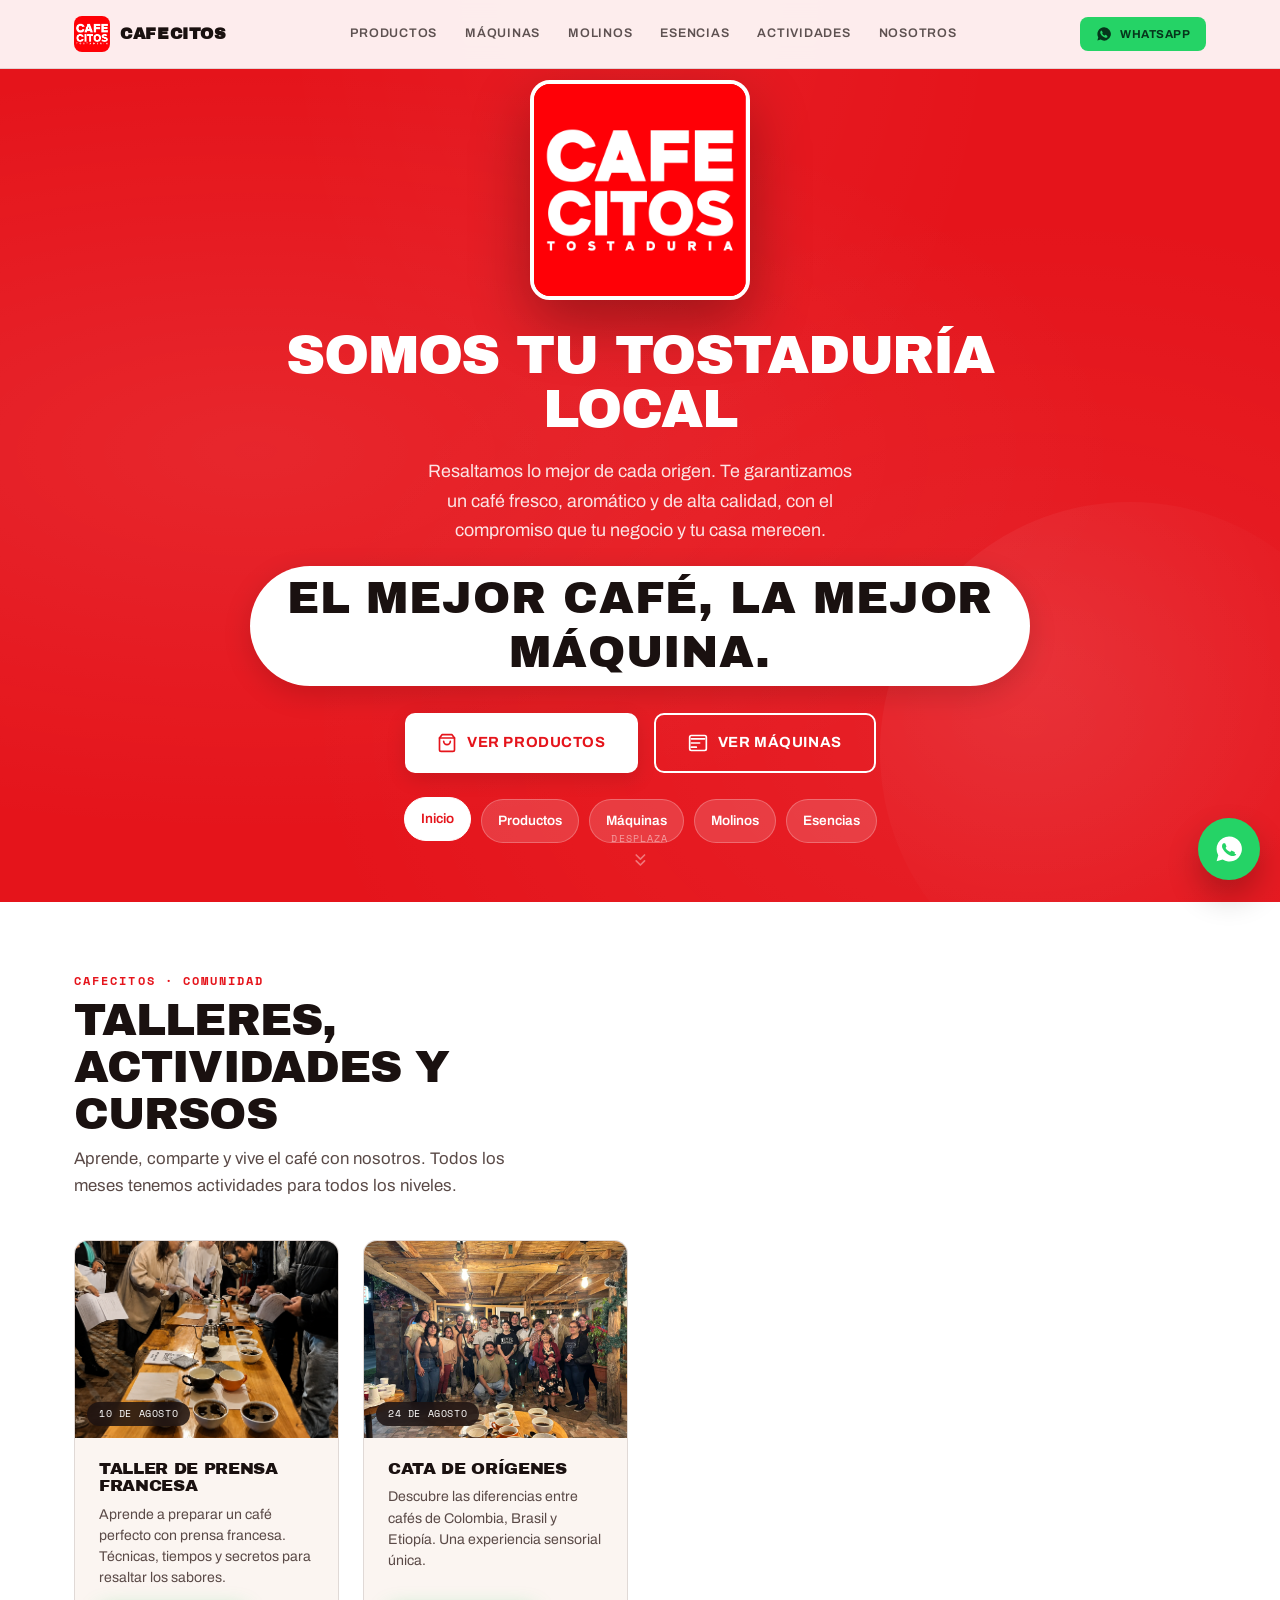
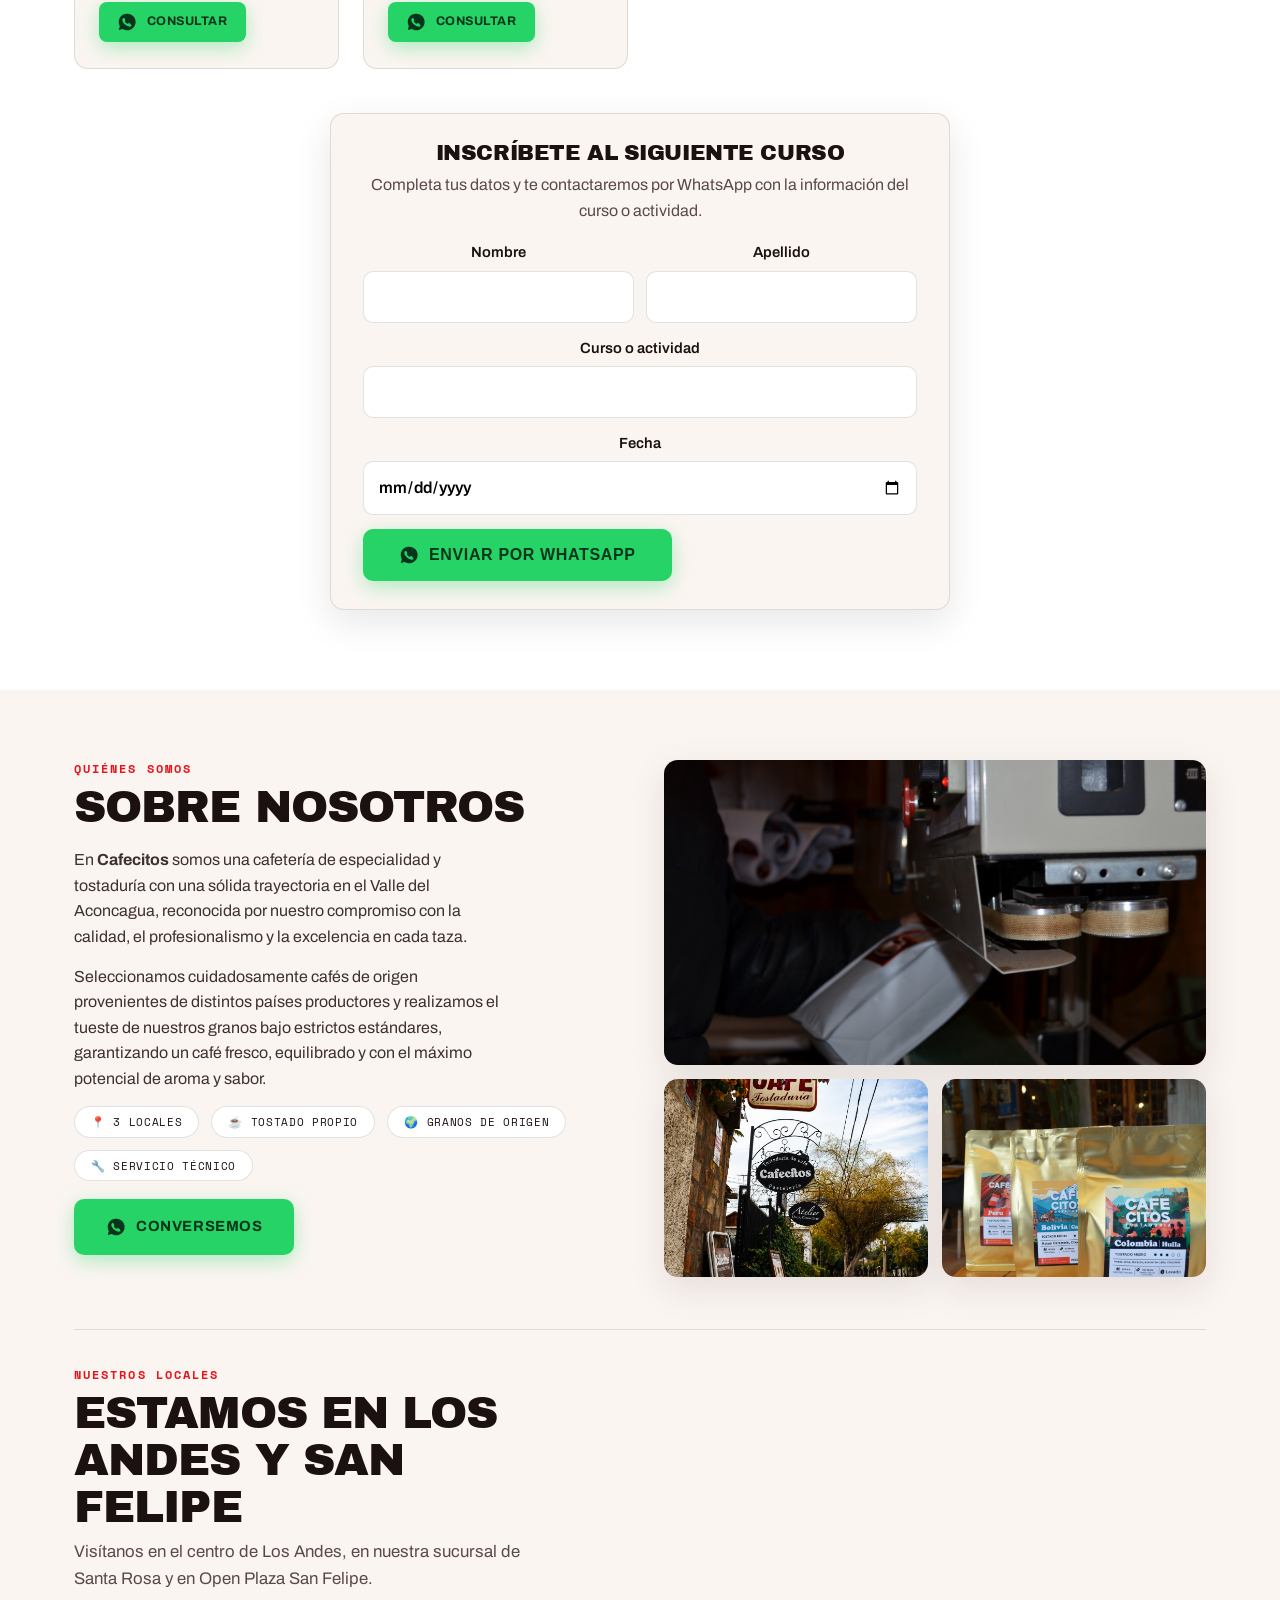
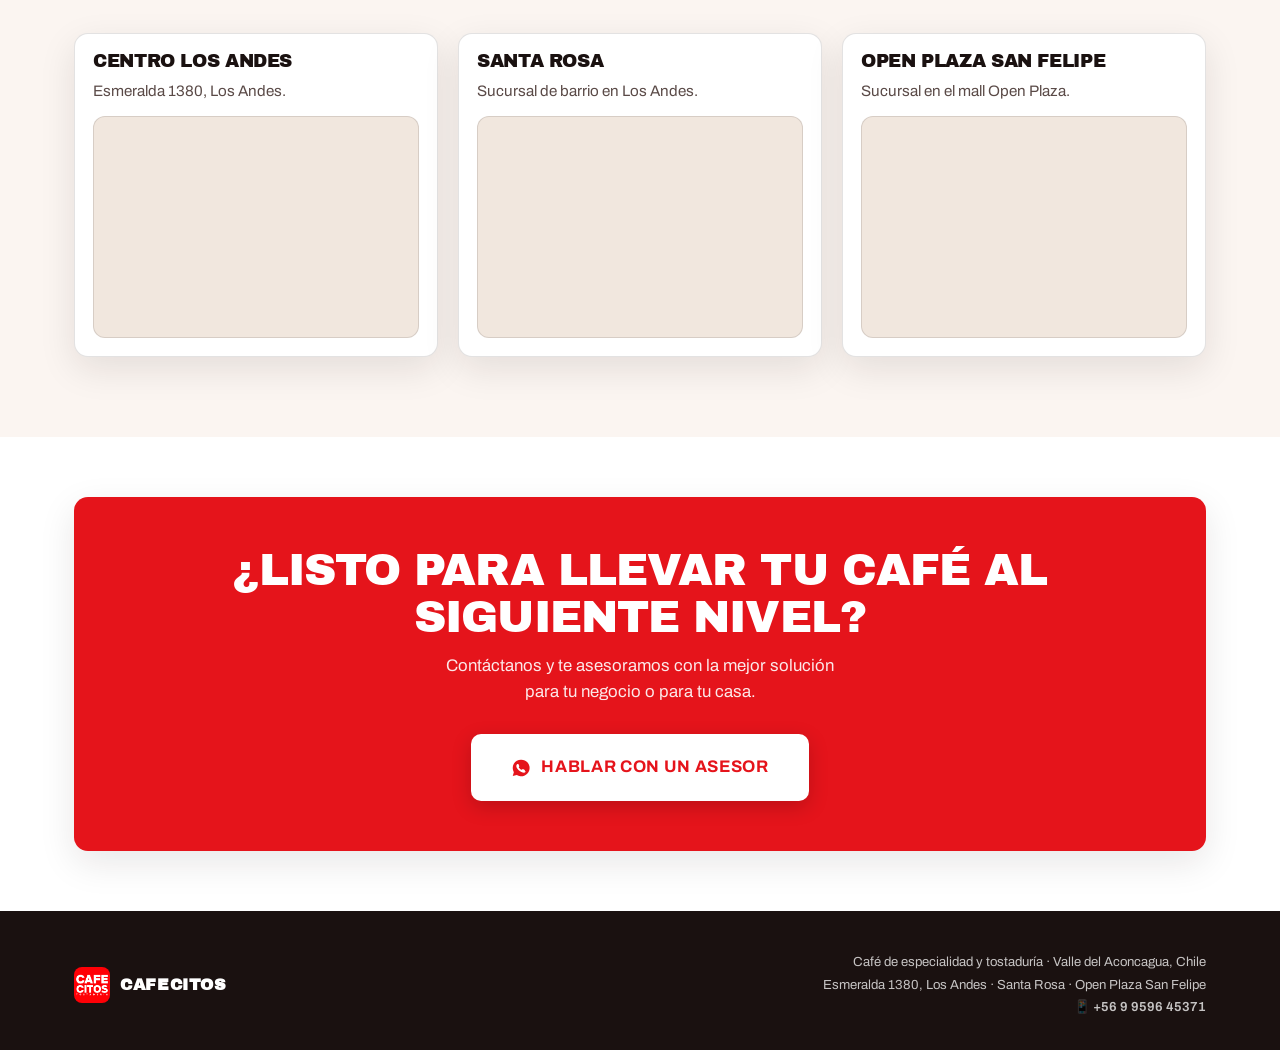
<file: index.html>
<!DOCTYPE html>
<html lang="es">
<head>
    <meta charset="UTF-8" />
    <meta name="viewport" content="width=device-width, initial-scale=1.0" />
    <title>Cafecitos · Tostaduría y café de especialidad · Valle del Aconcagua</title>
    <meta name="description" content="Cafecitos: tostaduría local y café de especialidad en el Valle del Aconcagua. Café fresco, aromático y maquinaria profesional para tu negocio." />
    <link rel="preconnect" href="https://fonts.googleapis.com" />
    <link rel="preconnect" href="https://fonts.gstatic.com" crossorigin />
    <link href="https://fonts.googleapis.com/css2?family=Archivo+Black&family=Archivo:wght@400;500;600;700&family=Space+Mono:wght@400;700&display=swap" rel="stylesheet" />
    <link rel="stylesheet" href="styleindex.css" />
    <link rel="icon" type="image/jpeg" href="LOGO.JPG" />
</head>
<body>

    <!-- ======== NAV ======== -->
    <nav>
        <div class="wrap">
            <a href="index.html" class="brandmark">
                <img src="LOGO.jpg" alt="Cafecitos" />
                <b>CAFECITOS</b>
            </a>
            <div class="navlinks">
                <a href="productos.html">Productos</a>
                <a href="maquinas.html">Máquinas</a>
                <a href="molinos.html">Molinos</a>
                <a href="esencias.html">Esencias</a>
                <a href="#actividades">Actividades</a>
                <a href="#nosotros">Nosotros</a>
            </div>
            <a href="https://wa.me/56959645371?text=Hola%20Cafecitos%2C%20quisiera%20recibir%20informaci%C3%B3n" target="_blank" rel="noopener" class="nav-wa">
                <svg viewBox="0 0 24 24"><path d="M12 2a10 10 0 0 0-8.6 15l-1.3 4.7 4.8-1.3A10 10 0 1 0 12 2zm5.8 14.2c-.2.7-1.4 1.3-2 1.4-.5.1-1.1.1-1.8-.1-.4-.1-1-.3-1.6-.6-2.9-1.2-4.7-4.1-4.9-4.3-.1-.2-1.1-1.5-1.1-2.8 0-1.3.7-2 .9-2.2.2-.3.5-.3.7-.3h.5c.2 0 .4 0 .6.5l.8 1.9c.1.2.1.3 0 .5l-.4.6c-.1.2-.3.3-.1.6.1.3.6 1 1.3 1.6.9.8 1.6 1 1.9 1.2.3.1.4.1.6-.1l.6-.7c.2-.2.3-.2.5-.1l1.8.9c.3.1.4.2.5.3.1.2.1.6-.1 1.3z"/></svg>
                <span>WhatsApp</span>
            </a>

            <!-- Botón hamburguesa (solo móvil) -->
            <button type="button" class="hamburger" id="hamburger" aria-label="Abrir menú" aria-expanded="false" aria-controls="mobileMenu">
                <span></span>
                <span></span>
                <span></span>
            </button>
        </div>
    </nav>

    <!-- ======== MENÚ LATERAL MÓVIL ======== -->
    <div class="mobile-overlay" id="mobileOverlay"></div>
    <aside class="mobile-menu" id="mobileMenu" aria-hidden="true">
        <div class="mobile-menu-head">
            <a href="index.html" class="brandmark">
                <img src="LOGO.jpg" alt="Cafecitos" />
                <b>CAFECITOS</b>
            </a>
            <button type="button" class="mobile-close" id="mobileClose" aria-label="Cerrar menú">
                <svg viewBox="0 0 24 24" fill="none" stroke="currentColor" stroke-width="2" stroke-linecap="round" stroke-linejoin="round">
                    <line x1="18" y1="6" x2="6" y2="18" />
                    <line x1="6" y1="6" x2="18" y2="18" />
                </svg>
            </button>
        </div>
        <nav class="mobile-menu-links">
            <a href="productos.html">Productos</a>
            <a href="molinos.html">Molinos</a>
            <a href="esencias.html">Esencias</a>
            <a href="maquinas.html">Máquinas</a>
            <a href="#actividades">Actividades</a>
            <a href="#nosotros">Nosotros</a>
        </nav>
        <a href="https://wa.me/56959645371?text=Hola%20Cafecitos%2C%20quisiera%20recibir%20informaci%C3%B3n" target="_blank" rel="noopener" class="btn btn-wa mobile-menu-wa">
            <svg viewBox="0 0 24 24"><path d="M12 2a10 10 0 0 0-8.6 15l-1.3 4.7 4.8-1.3A10 10 0 1 0 12 2zm5.8 14.2c-.2.7-1.4 1.3-2 1.4-.5.1-1.1.1-1.8-.1-.4-.1-1-.3-1.6-.6-2.9-1.2-4.7-4.1-4.9-4.3-.1-.2-1.1-1.5-1.1-2.8 0-1.3.7-2 .9-2.2.2-.3.5-.3.7-.3h.5c.2 0 .4 0 .6.5l.8 1.9c.1.2.1.3 0 .5l-.4.6c-.1.2-.3.3-.1.6.1.3.6 1 1.3 1.6.9.8 1.6 1 1.9 1.2.3.1.4.1.6-.1l.6-.7c.2-.2.3-.2.5-.1l1.8.9c.3.1.4.2.5.3.1.2.1.6-.1 1.3z"/></svg>
            Escríbenos por WhatsApp
        </a>
    </aside>

    <!-- ======== HERO — FULLSCREEN ======== -->
    <header id="hero">
        <div class="hero-overlay"></div>
        <div class="hero-content">
            <!-- Logo grande centrado -->
            <div class="hero-logo-wrap">
                <img src="LOGO.jpg" alt="Cafecitos · Tostaduría y café de especialidad" class="hero-logo" />
            </div>

            <!-- Texto principal -->
            <h1 class="hero-title">Somos tu tostaduría local</h1>
            <p class="hero-text">
                Resaltamos lo mejor de cada origen. Te garantizamos un café fresco, aromático y de alta calidad, con el compromiso que tu negocio y tu casa merecen.
            </p>
            <p class="hero-highlight">El mejor café, la mejor máquina.</p>

            <!-- Botones -->
            <div class="hero-buttons">
                <a href="productos.html" class="btn btn-primary">
                    <svg viewBox="0 0 24 24" fill="none" stroke="currentColor" stroke-width="2" stroke-linecap="round" stroke-linejoin="round">
                        <path d="M6 2L3 6v14a2 2 0 0 0 2 2h14a2 2 0 0 0 2-2V6l-3-4z" />
                        <line x1="3" y1="6" x2="21" y2="6" />
                        <path d="M16 10a4 4 0 0 1-8 0" />
                    </svg>
                    Ver Productos
                </a>
                <a href="maquinas.html" class="btn btn-secondary">
                    <svg viewBox="0 0 24 24" fill="none" stroke="currentColor" stroke-width="2" stroke-linecap="round" stroke-linejoin="round">
                        <path d="M4 7h16M4 12h10M4 17h6" />
                        <rect x="2" y="3" width="20" height="18" rx="2" ry="2" />
                    </svg>
                    Ver Máquinas
                </a>
            </div>
            <div class="hero-nav-pills" aria-label="Secciones rápidas">
                <a href="index.html" class="hero-nav-pill active">Inicio</a>
                <a href="productos.html" class="hero-nav-pill">Productos</a>
                <a href="maquinas.html" class="hero-nav-pill">Máquinas</a>
                <a href="molinos.html" class="hero-nav-pill">Molinos</a>
                <a href="esencias.html" class="hero-nav-pill">Esencias</a>
            </div>
        </div>

        <!-- Scroll indicator -->
        <div class="scroll-indicator">
            <span>Desplaza</span>
            <svg viewBox="0 0 24 24" fill="none" stroke="currentColor" stroke-width="2" stroke-linecap="round" stroke-linejoin="round">
                <path d="M7 13l5 5 5-5M7 6l5 5 5-5" />
            </svg>
        </div>
    </header>

    <!-- ======== ACTIVIDADES, TALLERES Y CURSOS ======== -->
    <section class="actividades" id="actividades">
        <div class="wrap">
            <div class="sec-head">
                <span class="kicker">Cafecitos · Comunidad</span>
                <h2>Talleres, actividades y cursos</h2>
                <p>Aprende, comparte y vive el café con nosotros. Todos los meses tenemos actividades para todos los niveles.</p>
            </div>

            <div class="actividades-grid" id="actividades-grid">
                <!-- Generado por JavaScript -->
            </div>

            <!-- CTA final de la sección -->
            <div class="actividades-cta">
                <div class="inscripcion-card">
                    <h3>Inscríbete al siguiente curso</h3>
                    <p>Completa tus datos y te contactaremos por WhatsApp con la información del curso o actividad.</p>
                    <form id="inscripcion-form" class="inscripcion-form">
                        <div class="form-row">
                            <label>
                                <span>Nombre</span>
                                <input type="text" name="nombre" required />
                            </label>
                            <label>
                                <span>Apellido</span>
                                <input type="text" name="apellido" required />
                            </label>
                        </div>
                        <label>
                            <span>Curso o actividad</span>
                            <input type="text" name="curso" required />
                        </label>
                        <label>
                            <span>Fecha</span>
                            <input type="date" name="fecha" required />
                        </label>
                        <button type="submit" class="btn btn-wa">
                            <svg viewBox="0 0 24 24"><path d="M12 2a10 10 0 0 0-8.6 15l-1.3 4.7 4.8-1.3A10 10 0 1 0 12 2zm5.8 14.2c-.2.7-1.4 1.3-2 1.4-.5.1-1.1.1-1.8-.1-.4-.1-1-.3-1.6-.6-2.9-1.2-4.7-4.1-4.9-4.3-.1-.2-1.1-1.5-1.1-2.8 0-1.3.7-2 .9-2.2.2-.3.5-.3.7-.3h.5c.2 0 .4 0 .6.5l.8 1.9c.1.2.1.3 0 .5l-.4.6c-.1.2-.3.3-.1.6.1.3.6 1 1.3 1.6.9.8 1.6 1 1.9 1.2.3.1.4.1.6-.1l.6-.7c.2-.2.3-.2.5-.1l1.8.9c.3.1.4.2.5.3.1.2.1.6-.1 1.3z"/></svg>
                            Enviar por WhatsApp
                        </button>
                    </form>
                </div>
            </div>
        </div>
    </section>

    <!-- ======== NOSOTROS ======== -->
    <section class="nosotros" id="nosotros">
        <div class="wrap">
            <div class="nosotros-grid">
                <div class="nosotros-texto">
                    <span class="kicker">Quiénes somos</span>
                    <h2>Sobre nosotros</h2>
                    <p>En <strong>Cafecitos</strong> somos una cafetería de especialidad y tostaduría con una sólida trayectoria en el Valle del Aconcagua, reconocida por nuestro compromiso con la calidad, el profesionalismo y la excelencia en cada taza.</p>
                    <p>Seleccionamos cuidadosamente cafés de origen provenientes de distintos países productores y realizamos el tueste de nuestros granos bajo estrictos estándares, garantizando un café fresco, equilibrado y con el máximo potencial de aroma y sabor.</p>
                    <div class="nosotros-badges">
                        <span>📍 3 locales</span>
                        <span>☕ Tostado propio</span>
                        <span>🌍 Granos de origen</span>
                        <span>🔧 Servicio técnico</span>
                    </div>
                    <a href="https://wa.me/56959645371?text=Hola%20Cafecitos%2C%20quiero%20conocer%20m%C3%A1s%20sobre%20ustedes" target="_blank" rel="noopener" class="btn btn-wa">
                        <svg viewBox="0 0 24 24"><path d="M12 2a10 10 0 0 0-8.6 15l-1.3 4.7 4.8-1.3A10 10 0 1 0 12 2zm5.8 14.2c-.2.7-1.4 1.3-2 1.4-.5.1-1.1.1-1.8-.1-.4-.1-1-.3-1.6-.6-2.9-1.2-4.7-4.1-4.9-4.3-.1-.2-1.1-1.5-1.1-2.8 0-1.3.7-2 .9-2.2.2-.3.5-.3.7-.3h.5c.2 0 .4 0 .6.5l.8 1.9c.1.2.1.3 0 .5l-.4.6c-.1.2-.3.3-.1.6.1.3.6 1 1.3 1.6.9.8 1.6 1 1.9 1.2.3.1.4.1.6-.1l.6-.7c.2-.2.3-.2.5-.1l1.8.9c.3.1.4.2.5.3.1.2.1.6-.1 1.3z"/></svg>
                        Conversemos
                    </a>
                </div>
                <div class="nosotros-fotos">
                    <img src="assets/fotos/tienda-barra.jpeg" alt="Barra de Cafecitos" loading="lazy" />
                    <div class="nosotros-fotos-grid">
                        <img src="assets/fotos/tienda-01.png" alt="Tostaduría Cafecitos" loading="lazy" />
                        <img src="assets/fotos/tienda-02.jpeg" alt="Local Esmeralda" loading="lazy" />
                    </div>
                </div>
            </div>

            <div class="locales-section">
                <div class="sec-head">
                    <span class="kicker">Nuestros locales</span>
                    <h2>Estamos en Los Andes y San Felipe</h2>
                    <p>Visítanos en el centro de Los Andes, en nuestra sucursal de Santa Rosa y en Open Plaza San Felipe.</p>
                </div>

                <div class="locales-grid">
                    <article class="map-card">
                        <h3>Centro Los Andes</h3>
                        <p>Esmeralda 1380, Los Andes.</p>
                        <div class="map-embed">
                            <iframe src="https://www.google.com/maps?q=Esmeralda%201380%2C%20Los%20Andes%2C%20Chile&output=embed" loading="lazy" referrerpolicy="no-referrer-when-downgrade" title="Mapa local centro Los Andes"></iframe>
                        </div>
                    </article>

                    <article class="map-card">
                        <h3>Santa Rosa</h3>
                        <p>Sucursal de barrio en Los Andes.</p>
                        <div class="map-embed">
                            <iframe src="https://www.google.com/maps?q=C%26C%20Cafecitos%20Santa%20Rosa%20Los%20Andes%20Chile&output=embed" loading="lazy" referrerpolicy="no-referrer-when-downgrade" title="Mapa local Santa Rosa Los Andes"></iframe>
                        </div>
                    </article>

                    <article class="map-card">
                        <h3>Open Plaza San Felipe</h3>
                        <p>Sucursal en el mall Open Plaza.</p>
                        <div class="map-embed">
                            <iframe src="https://www.google.com/maps?q=Mall%20Open%20Plaza%20San%20Felipe%20Chile&output=embed" loading="lazy" referrerpolicy="no-referrer-when-downgrade" title="Mapa local San Felipe"></iframe>
                        </div>
                    </article>
                </div>
            </div>
        </div>
    </section>

    <!-- ======== CTA FINAL ======== -->
    <section class="cta-final">
        <div class="wrap">
            <div class="cta-final-card">
                <h2>¿Listo para llevar tu café al siguiente nivel?</h2>
                <p>Contáctanos y te asesoramos con la mejor solución para tu negocio o para tu casa.</p>
                <a href="https://wa.me/56959645371?text=Hola%20Cafecitos%2C%20quiero%20recibir%20asesor%C3%ADa" target="_blank" rel="noopener" class="btn btn-wa btn-large">
                    <svg viewBox="0 0 24 24"><path d="M12 2a10 10 0 0 0-8.6 15l-1.3 4.7 4.8-1.3A10 10 0 1 0 12 2zm5.8 14.2c-.2.7-1.4 1.3-2 1.4-.5.1-1.1.1-1.8-.1-.4-.1-1-.3-1.6-.6-2.9-1.2-4.7-4.1-4.9-4.3-.1-.2-1.1-1.5-1.1-2.8 0-1.3.7-2 .9-2.2.2-.3.5-.3.7-.3h.5c.2 0 .4 0 .6.5l.8 1.9c.1.2.1.3 0 .5l-.4.6c-.1.2-.3.3-.1.6.1.3.6 1 1.3 1.6.9.8 1.6 1 1.9 1.2.3.1.4.1.6-.1l.6-.7c.2-.2.3-.2.5-.1l1.8.9c.3.1.4.2.5.3.1.2.1.6-.1 1.3z"/></svg>
                    Hablar con un asesor
                </a>
            </div>
        </div>
    </section>

    <!-- ======== FOOTER ======== -->
    <footer>
        <div class="wrap foot-grid">
            <a href="index.html" class="brandmark"><img src="LOGO.jpg" alt="Cafecitos" /><b>CAFECITOS</b></a>
            <div class="footer-info">
                <p>Café de especialidad y tostaduría · Valle del Aconcagua, Chile</p>
                <p>Esmeralda 1380, Los Andes · Santa Rosa · Open Plaza San Felipe</p>
                <a href="https://wa.me/56959645371" target="_blank" rel="noopener">📱 +56 9 9596 45371</a>
            </div>
        </div>
    </footer>

    <a class="whatsapp-float" href="https://wa.me/56959645371?text=Hola%20Cafecitos%2C%20quiero%20consultar%20por%20sus%20productos%20y%20servicios" target="_blank" rel="noopener" aria-label="Abrir WhatsApp">
        <svg viewBox="0 0 24 24" aria-hidden="true">
            <path d="M12 2a10 10 0 0 0-8.6 15l-1.3 4.7 4.8-1.3A10 10 0 1 0 12 2zm5.8 14.2c-.2.7-1.4 1.3-2 1.4-.5.1-1.1.1-1.8-.1-.4-.1-1-.3-1.6-.6-2.9-1.2-4.7-4.1-4.9-4.3-.1-.2-1.1-1.5-1.1-2.8 0-1.3.7-2 .9-2.2.2-.3.5-.3.7-.3h.5c.2 0 .4 0 .6.5l.8 1.9c.1.2.1.3 0 .5l-.4.6c-.1.2-.3.3-.1.6.1.3.6 1 1.3 1.6.9.8 1.6 1 1.9 1.2.3.1.4.1.6-.1l.6-.7c.2-.2.3-.2.5-.1l1.8.9c.3.1.4.2.5.3.1.2.1.6-.1 1.3z"></path>
        </svg>
    </a>

    <script>
        /* =====================================================
           MENÚ LATERAL MÓVIL (hamburguesa)
           ===================================================== */
        const hamburger = document.getElementById('hamburger');
        const mobileMenu = document.getElementById('mobileMenu');
        const mobileOverlay = document.getElementById('mobileOverlay');
        const mobileClose = document.getElementById('mobileClose');

        function abrirMenuMovil() {
            mobileMenu.classList.add('is-open');
            mobileOverlay.classList.add('is-open');
            hamburger.classList.add('is-active');
            hamburger.setAttribute('aria-expanded', 'true');
            mobileMenu.setAttribute('aria-hidden', 'false');
            document.body.classList.add('no-scroll');
        }

        function cerrarMenuMovil() {
            mobileMenu.classList.remove('is-open');
            mobileOverlay.classList.remove('is-open');
            hamburger.classList.remove('is-active');
            hamburger.setAttribute('aria-expanded', 'false');
            mobileMenu.setAttribute('aria-hidden', 'true');
            document.body.classList.remove('no-scroll');
        }

        if (hamburger) {
            hamburger.addEventListener('click', () => {
                const abierto = mobileMenu.classList.contains('is-open');
                abierto ? cerrarMenuMovil() : abrirMenuMovil();
            });
        }

        if (mobileClose) mobileClose.addEventListener('click', cerrarMenuMovil);
        if (mobileOverlay) mobileOverlay.addEventListener('click', cerrarMenuMovil);

        // Cierra el menú al hacer clic en cualquier enlace del panel
        document.querySelectorAll('.mobile-menu a').forEach(link => {
            link.addEventListener('click', cerrarMenuMovil);
        });

        // Cierra el menú con la tecla Escape
        document.addEventListener('keydown', (e) => {
            if (e.key === 'Escape') cerrarMenuMovil();
        });

        const inscripcionForm = document.getElementById('inscripcion-form');

        if (inscripcionForm) {
            inscripcionForm.addEventListener('submit', function (event) {
                event.preventDefault();

                const data = new FormData(this);
                const nombre = data.get('nombre')?.toString().trim() || '';
                const apellido = data.get('apellido')?.toString().trim() || '';
                const curso = data.get('curso')?.toString().trim() || '';
                const fecha = data.get('fecha')?.toString().trim() || '';

                const mensaje = `Hola Cafecitos, quiero inscribirme.\nNombre: ${nombre} ${apellido}\nCurso o actividad: ${curso}\nFecha: ${fecha}`;
                const url = `https://wa.me/56959645371?text=${encodeURIComponent(mensaje)}`;
                window.open(url, '_blank', 'noopener,noreferrer');
                this.reset();
            });
        }

        /* =====================================================
           ACTIVIDADES, TALLERES Y CURSOS
           Para agregar una nueva actividad, añade un objeto al array.
           ===================================================== */
        const ACTIVIDADES = [{
            titulo: 'Taller de Prensa Francesa',
            descripcion: 'Aprende a preparar un café perfecto con prensa francesa. Técnicas, tiempos y secretos para resaltar los sabores.',
            imagen: 'assets/fotos/tienda-cursos.jpg',
            fecha: '10 de agosto'
        }, {
            titulo: 'Cata de Orígenes',
            descripcion: 'Descubre las diferencias entre cafés de Colombia, Brasil y Etiopía. Una experiencia sensorial única.',
            imagen: 'assets/fotos/tienda-cata.jpg',
            fecha: '24 de agosto'
        }];

        const grid = document.getElementById('actividades-grid');

        grid.innerHTML = ACTIVIDADES.map(a => `
                <div class="actividad-card">
                    <div class="actividad-img">
                        <img src="${a.imagen}" alt="${a.titulo}" loading="lazy" onerror="this.src='assets/fotos/placeholder.jpg'" />
                        <span class="actividad-fecha">${a.fecha}</span>
                    </div>
                    <div class="actividad-body">
                        <h3>${a.titulo}</h3>
                        <p>${a.descripcion}</p>
                        <a href="https://wa.me/56959645371?text=Hola%20Cafecitos%2C%20quiero%20informaci%C3%B3n%20sobre%20el%20taller%3A%20${encodeURIComponent(a.titulo)}" target="_blank" rel="noopener" class="btn btn-wa btn-small">
                            <svg viewBox="0 0 24 24"><path d="M12 2a10 10 0 0 0-8.6 15l-1.3 4.7 4.8-1.3A10 10 0 1 0 12 2zm5.8 14.2c-.2.7-1.4 1.3-2 1.4-.5.1-1.1.1-1.8-.1-.4-.1-1-.3-1.6-.6-2.9-1.2-4.7-4.1-4.9-4.3-.1-.2-1.1-1.5-1.1-2.8 0-1.3.7-2 .9-2.2.2-.3.5-.3.7-.3h.5c.2 0 .4 0 .6.5l.8 1.9c.1.2.1.3 0 .5l-.4.6c-.1.2-.3.3-.1.6.1.3.6 1 1.3 1.6.9.8 1.6 1 1.9 1.2.3.1.4.1.6-.1l.6-.7c.2-.2.3-.2.5-.1l1.8.9c.3.1.4.2.5.3.1.2.1.6-.1 1.3z"/></svg>
                            Consultar
                        </a>
                    </div>
                </div>
            `).join('');
    </script>

</body>
</html>
</file>
<file: styleindex.css>
:root {
    --red: #E5141B;
    --red-deep: #B00C12;
    --white: #FFFFFF;
    --paper: #FBF5F1;
    --ink: #1A1110;
    --roast: #6B3A1E;
    --line: rgba(26, 17, 16, .12);
    --shadow: 0 12px 36px rgba(26, 17, 16, .10);
    --shadow-hover: 0 20px 48px rgba(26, 17, 16, .16);
    --radius: 14px;
    --transition: .35s cubic-bezier(.22, .61, .36, 1);
    --font-archivo: 'Archivo', system-ui, sans-serif;
    --font-black: 'Archivo Black', sans-serif;
    --font-mono: 'Space Mono', monospace;
}

* {
    margin: 0;
    padding: 0;
    box-sizing: border-box;
}

html {
    scroll-behavior: smooth;
}

body {
    font-family: var(--font-archivo);
    background: var(--paper);
    color: var(--ink);
    line-height: 1.6;
    -webkit-font-smoothing: antialiased;
    overflow-x: hidden;
}

.wrap {
    max-width: 1180px;
    margin: 0 auto;
    padding: 0 24px;
}

h1,
h2,
h3,
.display {
    font-family: var(--font-black);
    font-weight: 400;
    letter-spacing: -.02em;
    line-height: 1.05;
}

img {
    max-width: 100%;
    display: block;
}

a {
    text-decoration: none;
    color: inherit;
}

/* ============================================================
   NAV
   ============================================================ */
nav {
    position: fixed;
    top: 0;
    left: 0;
    right: 0;
    z-index: 100;
    background: rgba(255, 255, 255, .92);
    backdrop-filter: blur(12px);
    -webkit-backdrop-filter: blur(12px);
    border-bottom: 1px solid var(--line);
    transition: background var(--transition);
}

nav .wrap {
    display: flex;
    align-items: center;
    justify-content: space-between;
    height: 68px;
}

.brandmark {
    display: flex;
    align-items: center;
    gap: 10px;
    color: var(--ink);
}

.brandmark img {
    width: 36px;
    height: 36px;
    border-radius: 8px;
    object-fit: cover;
}

.brandmark b {
    font-family: var(--font-black);
    font-size: 1rem;
    letter-spacing: .04em;
}

.navlinks {
    display: flex;
    gap: 28px;
}

.navlinks a {
    color: var(--ink);
    font-weight: 600;
    font-size: .78rem;
    text-transform: uppercase;
    letter-spacing: .06em;
    opacity: .7;
    transition: opacity var(--transition);
    position: relative;
}

.navlinks a::after {
    content: '';
    position: absolute;
    bottom: -4px;
    left: 0;
    width: 0;
    height: 2px;
    background: var(--red);
    transition: width var(--transition);
}

.navlinks a:hover {
    opacity: 1;
}

.navlinks a:hover::after {
    width: 100%;
}

.nav-wa {
    display: flex;
    align-items: center;
    gap: 8px;
    background: #25D366;
    color: #06351b;
    font-weight: 700;
    font-size: .72rem;
    padding: 8px 16px;
    border-radius: 8px;
    text-transform: uppercase;
    letter-spacing: .04em;
    transition: transform var(--transition), box-shadow var(--transition);
}

.nav-wa svg {
    width: 16px;
    height: 16px;
    fill: #06351b;
}

.nav-wa:hover {
    transform: translateY(-2px);
    box-shadow: 0 8px 20px rgba(37, 211, 102, .35);
}

/* ---- Botón hamburguesa ---- */
.hamburger {
    display: none;
    flex-direction: column;
    justify-content: center;
    align-items: center;
    gap: 5px;
    width: 40px;
    height: 40px;
    border: none;
    background: transparent;
    cursor: pointer;
    padding: 0;
    flex-shrink: 0;
}

.hamburger span {
    display: block;
    width: 22px;
    height: 2px;
    background: var(--ink);
    border-radius: 2px;
    transition: transform var(--transition), opacity var(--transition);
}

.hamburger.is-active span:nth-child(1) {
    transform: translateY(7px) rotate(45deg);
}

.hamburger.is-active span:nth-child(2) {
    opacity: 0;
}

.hamburger.is-active span:nth-child(3) {
    transform: translateY(-7px) rotate(-45deg);
}

/* ---- Overlay de fondo ---- */
.mobile-overlay {
    position: fixed;
    inset: 0;
    background: rgba(26, 17, 16, .45);
    backdrop-filter: blur(2px);
    opacity: 0;
    visibility: hidden;
    transition: opacity var(--transition), visibility var(--transition);
    z-index: 150;
}

.mobile-overlay.is-open {
    opacity: 1;
    visibility: visible;
}

/* ---- Panel lateral móvil ---- */
.mobile-menu {
    position: fixed;
    top: 0;
    right: 0;
    bottom: 0;
    width: min(320px, 84vw);
    background: var(--white);
    box-shadow: -12px 0 36px rgba(26, 17, 16, .18);
    z-index: 200;
    display: flex;
    flex-direction: column;
    padding: 20px 24px 32px;
    transform: translateX(100%);
    transition: transform var(--transition);
    overflow-y: auto;
}

.mobile-menu.is-open {
    transform: translateX(0);
}

.mobile-menu-head {
    display: flex;
    align-items: center;
    justify-content: space-between;
    padding-bottom: 20px;
    margin-bottom: 12px;
    border-bottom: 1px solid var(--line);
}

.mobile-close {
    display: flex;
    align-items: center;
    justify-content: center;
    width: 36px;
    height: 36px;
    border: none;
    background: var(--paper);
    border-radius: 8px;
    color: var(--ink);
    cursor: pointer;
}

.mobile-close svg {
    width: 18px;
    height: 18px;
}

.mobile-menu-links {
    display: flex;
    flex-direction: column;
    gap: 4px;
    margin-bottom: 24px;
}

.mobile-menu-links a {
    padding: 14px 4px;
    font-weight: 600;
    font-size: .95rem;
    text-transform: uppercase;
    letter-spacing: .04em;
    color: var(--ink);
    border-bottom: 1px solid var(--line);
    transition: color var(--transition), padding-left var(--transition);
}

.mobile-menu-links a:hover,
.mobile-menu-links a:active {
    color: var(--red);
    padding-left: 10px;
}

.mobile-menu-wa {
    margin-top: auto;
    justify-content: center;
}

body.no-scroll {
    overflow: hidden;
}

@media(max-width:768px) {
    .navlinks {
        display: none;
    }
    .nav-wa span {
        display: none;
    }
    .hamburger {
        display: flex;
    }
}

@media(min-width:769px) {
    .mobile-menu,
    .mobile-overlay {
        display: none;
    }
}

/* ---- Ajustes finos de responsividad general ---- */
@media(max-width:480px) {
    nav .wrap {
        height: 60px;
    }
    .brandmark b {
        font-size: .85rem;
    }
    .brandmark img {
        width: 30px;
        height: 30px;
    }
    .nav-wa {
        padding: 7px 10px;
    }
}

/* ============================================================
   HERO — FULLSCREEN
   ============================================================ */
#hero {
    min-height: 100vh;
    min-height: 100dvh;
    display: flex;
    align-items: center;
    justify-content: center;
    position: relative;
    background: var(--red);
    overflow: hidden;
    padding: 80px 24px 60px;
}

/* Fondo con degradado y patrón sutil */
#hero::before {
    content: '';
    position: absolute;
    inset: 0;
    background:
        radial-gradient(ellipse at 20% 50%, rgba(255, 255, 255, .08), transparent 60%),
        radial-gradient(ellipse at 80% 80%, rgba(255, 255, 255, .06), transparent 50%),
        radial-gradient(ellipse at 50% 0%, rgba(255, 255, 255, .04), transparent 40%);
    pointer-events: none;
}

/* Círculo decorativo */
#hero::after {
    content: '';
    position: absolute;
    right: -100px;
    bottom: -100px;
    width: 500px;
    height: 500px;
    border-radius: 50%;
    background: radial-gradient(circle at 30% 30%, rgba(255, 255, 255, .08), transparent 65%);
    pointer-events: none;
}

.hero-overlay {
    position: absolute;
    inset: 0;
    pointer-events: none;
}

.hero-content {
    position: relative;
    z-index: 2;
    text-align: center;
    max-width: 780px;
    margin: 0 auto;
    display: flex;
    flex-direction: column;
    align-items: center;
    gap: 20px;
}

/* Logo — elemento principal */
.hero-logo-wrap {
    margin-bottom: 8px;
}

.hero-logo {
    width: min(220px, 40vw);
    height: auto;
    border-radius: 20px;
    box-shadow: 0 24px 60px rgba(0, 0, 0, .30);
    border: 4px solid var(--white);
    transition: transform var(--transition);
    animation: heroFadeIn 1s ease-out;
}

.hero-logo:hover {
    transform: scale(1.02);
}

@keyframes heroFadeIn {
    0% {
        opacity: 0;
        transform: scale(.92) translateY(20px);
    }
    100% {
        opacity: 1;
        transform: scale(1) translateY(0);
    }
}

/* Textos */
.hero-title {
    font-family: var(--font-black);
    font-size: clamp(1.8rem, 4.5vw, 3.4rem);
    text-transform: uppercase;
    color: var(--white);
    letter-spacing: -.02em;
    line-height: 1;
    margin: 0;
    animation: heroFadeIn .9s ease-out .1s both;
}

.hero-text {
    font-size: clamp(1rem, 1.4vw, 1.2rem);
    color: rgba(255, 255, 255, .88);
    max-width: 44ch;
    margin: 0 auto;
    line-height: 1.65;
    font-weight: 400;
    animation: heroFadeIn .9s ease-out .2s both;
}

.hero-highlight {
    font-family: var(--font-black);
    font-size: clamp(1.6rem, 3.5vw, 2.8rem);
    text-transform: uppercase;
    color: var(--ink);
    background: var(--white);
    padding: 6px 28px;
    border-radius: 99px;
    display: inline-block;
    letter-spacing: .02em;
    line-height: 1.2;
    box-shadow: 0 8px 28px rgba(0, 0, 0, .15);
    animation: heroFadeIn .9s ease-out .3s both;
}

/* Botones */
.hero-buttons {
    display: flex;
    gap: 16px;
    flex-wrap: wrap;
    justify-content: center;
    margin-top: 8px;
    animation: heroFadeIn .9s ease-out .4s both;
}

.hero-nav-pills {
    display: flex;
    gap: 10px;
    flex-wrap: wrap;
    justify-content: center;
    margin-top: 6px;
    animation: heroFadeIn .9s ease-out .45s both;
}

.hero-nav-pill {
    display: inline-flex;
    align-items: center;
    justify-content: center;
    padding: 10px 16px;
    border-radius: 999px;
    background: rgba(255, 255, 255, .15);
    border: 1px solid rgba(255, 255, 255, .24);
    color: var(--white);
    font-weight: 600;
    font-size: .85rem;
    text-decoration: none;
    transition: background var(--transition), color var(--transition), border-color var(--transition), transform var(--transition);
}

.hero-nav-pill:hover,
.hero-nav-pill.active {
    background: var(--white);
    color: var(--red);
    border-color: var(--white);
    transform: translateY(-2px);
}

.btn {
    display: inline-flex;
    align-items: center;
    gap: 10px;
    font-weight: 700;
    padding: 16px 32px;
    border-radius: 10px;
    font-size: .92rem;
    text-transform: uppercase;
    letter-spacing: .04em;
    transition: transform var(--transition), box-shadow var(--transition), background var(--transition);
    border: none;
    cursor: pointer;
}

.btn svg {
    width: 20px;
    height: 20px;
    flex-shrink: 0;
}

.btn-primary {
    background: var(--white);
    color: var(--red);
    box-shadow: 0 6px 20px rgba(0, 0, 0, .12);
}

.btn-primary:hover {
    transform: translateY(-3px);
    box-shadow: 0 12px 32px rgba(0, 0, 0, .20);
}

.btn-secondary {
    background: transparent;
    color: var(--white);
    border: 2px solid var(--white);
}

.btn-secondary:hover {
    background: var(--white);
    color: var(--red);
    transform: translateY(-3px);
    box-shadow: 0 12px 32px rgba(0, 0, 0, .18);
}

.btn-wa {
    background: #25D366;
    color: #06351b;
    box-shadow: 0 6px 20px rgba(37, 211, 102, .35);
}

.btn-wa svg {
    fill: #06351b;
}

.btn-wa:hover {
    transform: translateY(-3px);
    box-shadow: 0 10px 32px rgba(37, 211, 102, .45);
}

.btn-large {
    padding: 20px 40px;
    font-size: 1.05rem;
}

.btn-small {
    padding: 10px 18px;
    font-size: .78rem;
    border-radius: 8px;
}

/* Scroll indicator */
.scroll-indicator {
    position: absolute;
    bottom: 32px;
    left: 50%;
    transform: translateX(-50%);
    display: flex;
    flex-direction: column;
    align-items: center;
    gap: 4px;
    color: rgba(255, 255, 255, .5);
    font-family: var(--font-mono);
    font-size: .6rem;
    text-transform: uppercase;
    letter-spacing: .12em;
    animation: bounceScroll 2s infinite;
}

.whatsapp-float {
    position: fixed;
    right: 20px;
    bottom: 20px;
    z-index: 120;
    width: 62px;
    height: 62px;
    border-radius: 50%;
    display: grid;
    place-items: center;
    background: #25D366;
    box-shadow: 0 16px 32px rgba(0, 0, 0, .24);
    transition: transform var(--transition), box-shadow var(--transition);
}

.whatsapp-float:hover {
    transform: translateY(-4px);
    box-shadow: 0 20px 38px rgba(0, 0, 0, .28);
}

.whatsapp-float svg {
    width: 30px;
    height: 30px;
    fill: #fff;
}

@media(max-width:680px) {
    .whatsapp-float {
        width: 56px;
        height: 56px;
        right: 14px;
        bottom: 14px;
    }
}

.scroll-indicator svg {
    width: 20px;
    height: 20px;
    stroke: rgba(255, 255, 255, .4);
}

@keyframes bounceScroll {
    0%,
    100% {
        transform: translateX(-50%) translateY(0);
    }
    50% {
        transform: translateX(-50%) translateY(-6px);
    }
}

@media(max-width:600px) {
    .hero-logo {
        width: min(160px, 50vw);
    }
    .hero-buttons {
        flex-direction: column;
        align-items: center;
        width: 100%;
    }
    .hero-buttons .btn {
        width: 100%;
        justify-content: center;
        padding: 14px 20px;
    }
    .hero-highlight {
        padding: 4px 18px;
        font-size: clamp(1.2rem, 4vw, 1.8rem);
    }
    .scroll-indicator {
        display: none;
    }
}

/* ============================================================
   ACTIVIDADES
   ============================================================ */
.actividades {
    padding: 70px 0 80px;
    background: var(--white);
}

.sec-head {
    margin-bottom: 40px;
    max-width: 52ch;
}

.sec-head .kicker {
    font-family: var(--font-mono);
    font-size: .72rem;
    letter-spacing: .18em;
    text-transform: uppercase;
    color: var(--red);
    font-weight: 700;
    display: block;
    margin-bottom: 6px;
}

.sec-head h2 {
    font-size: clamp(2rem, 4vw, 2.8rem);
    text-transform: uppercase;
    margin-bottom: 8px;
}

.sec-head p {
    font-size: 1.05rem;
    color: #5a4a47;
}

.actividades-grid {
    display: grid;
    grid-template-columns: repeat(4, 1fr);
    gap: 24px;
}

.actividad-card {
    background: var(--paper);
    border-radius: var(--radius);
    overflow: hidden;
    border: 1px solid var(--line);
    transition: transform var(--transition), box-shadow var(--transition);
    display: flex;
    flex-direction: column;
}

.actividad-card:hover {
    transform: translateY(-6px);
    box-shadow: var(--shadow-hover);
}

.actividad-img {
    position: relative;
    aspect-ratio: 4/3;
    overflow: hidden;
    background: #e8ddd8;
}

.actividad-img img {
    width: 100%;
    height: 100%;
    object-fit: cover;
    transition: transform var(--transition);
}

.actividad-card:hover .actividad-img img {
    transform: scale(1.06);
}

.actividad-fecha {
    position: absolute;
    bottom: 12px;
    left: 12px;
    background: rgba(26, 17, 16, .82);
    backdrop-filter: blur(8px);
    color: var(--white);
    font-family: var(--font-mono);
    font-size: .62rem;
    text-transform: uppercase;
    letter-spacing: .06em;
    padding: 4px 12px;
    border-radius: 99px;
}

.actividad-body {
    padding: 22px 24px 26px;
    display: flex;
    flex-direction: column;
    gap: 9px;
    flex: 1;
}

.actividad-body h3 {
    font-family: var(--font-black);
    font-size: 1.05rem;
    text-transform: uppercase;
}

.actividad-body p {
    font-size: .88rem;
    color: #5a4a47;
    line-height: 1.5;
    flex: 1;
}

.actividad-body .btn-wa {
    align-self: flex-start;
    margin-top: 4px;
}

.actividades-cta {
    text-align: center;
    margin-top: 44px;
}

.inscripcion-card {
    display: inline-block;
    background: var(--paper);
    border: 1px solid var(--line);
    border-radius: var(--radius);
    padding: 28px 32px;
    box-shadow: var(--shadow);
    max-width: 620px;
    width: 100%;
}

.inscripcion-card h3 {
    font-size: 1.35rem;
    text-transform: uppercase;
    margin-bottom: 8px;
}

.inscripcion-card p {
    color: #5a4a47;
    margin-bottom: 18px;
}

.inscripcion-form {
    display: flex;
    flex-direction: column;
    gap: 14px;
}

.form-row {
    display: grid;
    grid-template-columns: 1fr 1fr;
    gap: 12px;
}

.inscripcion-form label {
    display: flex;
    flex-direction: column;
    gap: 6px;
    font-weight: 600;
    color: var(--ink);
}

.inscripcion-form span {
    font-size: .92rem;
}

.inscripcion-form input {
    border: 1px solid var(--line);
    border-radius: 10px;
    padding: 12px 14px;
    font: inherit;
    background: var(--white);
}

.inscripcion-form input:focus {
    outline: 2px solid rgba(229, 20, 27, .2);
    border-color: var(--red);
}

.inscripcion-form button {
    border: 0;
    cursor: pointer;
    justify-content: center;
    width: fit-content;
}

.actividades-cta .btn-wa {
    font-size: 1rem;
    padding: 16px 36px;
}

@media (max-width: 640px) {
    .form-row {
        grid-template-columns: 1fr;
    }
}

@media(max-width:960px) {
    .actividades-grid {
        grid-template-columns: repeat(2, 1fr);
    }
}

@media(max-width:540px) {
    .actividades-grid {
        grid-template-columns: 1fr;
    }
}

/* ============================================================
   NOSOTROS
   ============================================================ */
.nosotros {
    padding: 70px 0 80px;
    background: var(--paper);
}

.nosotros-grid {
    display: grid;
    grid-template-columns: 1fr 1fr;
    gap: 48px;
    align-items: start;
}

.nosotros-texto .kicker {
    font-family: var(--font-mono);
    font-size: .72rem;
    letter-spacing: .18em;
    text-transform: uppercase;
    color: var(--red);
    font-weight: 700;
    display: block;
    margin-bottom: 6px;
}

.nosotros-texto h2 {
    font-size: clamp(1.8rem, 3.8vw, 2.8rem);
    text-transform: uppercase;
    margin-bottom: 16px;
}

.nosotros-texto p {
    font-size: 1rem;
    color: #3d312e;
    margin-bottom: 14px;
    max-width: 48ch;
}

.nosotros-badges {
    display: flex;
    gap: 12px;
    flex-wrap: wrap;
    margin: 8px 0 18px;
}

.nosotros-badges span {
    font-family: var(--font-mono);
    font-size: .7rem;
    text-transform: uppercase;
    letter-spacing: .06em;
    background: var(--white);
    padding: 6px 16px;
    border-radius: 99px;
    border: 1px solid var(--line);
}

.nosotros-fotos {
    display: flex;
    flex-direction: column;
    gap: 14px;
}

.nosotros-fotos>img {
    border-radius: var(--radius);
    aspect-ratio: 16/9;
    object-fit: cover;
    box-shadow: var(--shadow);
}

.nosotros-fotos-grid {
    display: grid;
    grid-template-columns: 1fr 1fr;
    gap: 14px;
}

.nosotros-fotos-grid img {
    border-radius: var(--radius);
    aspect-ratio: 4/3;
    object-fit: cover;
    box-shadow: var(--shadow);
}

.locales-section {
    margin-top: 52px;
    padding-top: 36px;
    border-top: 1px solid var(--line);
}

.locales-grid {
    display: grid;
    grid-template-columns: repeat(3, 1fr);
    gap: 20px;
    margin-top: 24px;
}

.map-card {
    background: var(--white);
    border: 1px solid var(--line);
    border-radius: var(--radius);
    padding: 18px;
    box-shadow: var(--shadow);
}

.map-card h3 {
    font-size: 1.15rem;
    text-transform: uppercase;
    margin-bottom: 8px;
}

.map-card p {
    font-size: .95rem;
    color: #5a4a47;
    margin-bottom: 12px;
}

.map-embed {
    border-radius: 12px;
    overflow: hidden;
    border: 1px solid var(--line);
    background: #f1e7de;
}

.map-embed iframe {
    width: 100%;
    height: 220px;
    border: 0;
    display: block;
}

@media(max-width:960px) {
    .locales-grid {
        grid-template-columns: 1fr 1fr;
    }
}

@media(max-width:820px) {
    .nosotros-grid {
        grid-template-columns: 1fr;
        gap: 32px;
    }
    .nosotros-texto p {
        max-width: 100%;
    }
}

@media(max-width:640px) {
    .locales-grid {
        grid-template-columns: 1fr;
    }
}

/* ============================================================
   CTA FINAL
   ============================================================ */
.cta-final {
    padding: 60px 0;
    background: var(--white);
}

.cta-final-card {
    background: var(--red);
    color: var(--white);
    border-radius: var(--radius);
    padding: 50px 40px;
    text-align: center;
    box-shadow: var(--shadow);
}

.cta-final-card h2 {
    font-size: clamp(1.8rem, 3.8vw, 2.8rem);
    text-transform: uppercase;
    margin-bottom: 12px;
}

.cta-final-card p {
    font-size: 1.05rem;
    opacity: .9;
    max-width: 40ch;
    margin: 0 auto 28px;
}

.cta-final-card .btn-wa {
    background: var(--white);
    color: var(--red);
    box-shadow: 0 6px 20px rgba(0, 0, 0, .18);
}

.cta-final-card .btn-wa svg {
    fill: var(--red);
}

.cta-final-card .btn-wa:hover {
    box-shadow: 0 12px 36px rgba(0, 0, 0, .28);
}

/* ============================================================
   FOOTER
   ============================================================ */
footer {
    background: var(--ink);
    color: var(--white);
    padding: 40px 0 32px;
}

.foot-grid {
    display: flex;
    justify-content: space-between;
    align-items: center;
    flex-wrap: wrap;
    gap: 20px;
}

.foot-grid .brandmark {
    color: var(--white);
}

.foot-grid .brandmark b {
    color: var(--white);
}

.footer-info {
    text-align: right;
    font-size: .82rem;
    opacity: .75;
    line-height: 1.7;
}

.footer-info a {
    color: var(--white);
    font-weight: 600;
}

@media(max-width:600px) {
    .foot-grid {
        flex-direction: column;
        text-align: center;
    }
    .footer-info {
        text-align: center;
    }
}

/* ============================================================
   UTILIDADES
   ============================================================ */
.text-center {
    text-align: center;
}

.mt-16 {
    margin-top: 16px;
}

.mt-24 {
    margin-top: 24px;
}

.mb-16 {
    margin-bottom: 16px;
}

.mb-24 {
    margin-bottom: 24px;
}

.gap-8 {
    gap: 8px;
}

.gap-12 {
    gap: 12px;
}

.flex-center {
    display: flex;
    align-items: center;
    justify-content: center;
}
/* ============================================================
   ESTILOS PARA CAFETERAS.HTML
   ============================================================ */

.cat-controls {
    display: flex;
    gap: 16px;
    flex-wrap: wrap;
    align-items: center;
    justify-content: space-between;
    margin-bottom: 26px;
}

.cat-search-wrap {
    display: flex;
    align-items: center;
    gap: 10px;
    background: var(--white);
    border: 1px solid var(--line);
    border-radius: 999px;
    padding: 12px 16px;
    min-width: min(320px, 100%);
    box-shadow: var(--shadow);
}

.cat-search-wrap svg {
    width: 18px;
    height: 18px;
    stroke: #6b3a1e;
    stroke-width: 2;
    fill: none;
    flex-shrink: 0;
}

.cat-search {
    border: 0;
    outline: none;
    background: transparent;
    width: 100%;
    font: inherit;
    color: var(--ink);
}

.cat-filters {
    display: flex;
    flex-wrap: wrap;
    gap: 10px;
}

.cat-btn {
    border: 1px solid var(--line);
    background: var(--white);
    color: var(--ink);
    padding: 10px 14px;
    border-radius: 999px;
    font: inherit;
    font-weight: 600;
    cursor: pointer;
    transition: var(--transition);
}

.cat-btn.active,
.cat-btn:hover {
    background: var(--red);
    color: var(--white);
    border-color: var(--red);
}

.cat-empty {
    padding: 32px;
    text-align: center;
    color: #5a4a47;
    background: var(--white);
    border: 1px dashed var(--line);
    border-radius: var(--radius);
    box-shadow: var(--shadow);
}

.cat-nota {
    font-family: var(--font-mono);
    font-size: .72rem;
    text-transform: uppercase;
    letter-spacing: .08em;
    color: var(--red);
}

.img-placeholder {
    display: none;
    align-items: center;
    justify-content: center;
    width: 100%;
    height: 100%;
    font-size: 2rem;
    background: #e9dfd7;
    color: var(--roast);
}

/* Encabezado de página */
.page-header {
    background: var(--red);
    color: var(--white);
    padding: 50px 0 60px;
    margin-top: 68px;
}

.page-header .wrap {
    display: flex;
    flex-wrap: wrap;
    align-items: flex-end;
    justify-content: space-between;
    gap: 24px;
}

.page-header-copy {
    flex: 1 1 320px;
}

.page-header .kicker {
    display: inline-block;
    font-family: var(--font-mono);
    font-size: .72rem;
    letter-spacing: .18em;
    text-transform: uppercase;
    opacity: .9;
    margin-bottom: 8px;
}

.page-header h1 {
    font-size: clamp(2.2rem, 5vw, 3.6rem);
    text-transform: uppercase;
}

.page-header p {
    font-size: 1.05rem;
    opacity: .85;
    max-width: 46ch;
    margin-top: 8px;
}

.page-header-links {
    display: flex;
    flex-wrap: wrap;
    gap: 10px;
}

.page-header-link {
    display: inline-flex;
    align-items: center;
    justify-content: center;
    padding: 10px 16px;
    border-radius: 999px;
    background: rgba(255, 255, 255, .14);
    border: 1px solid rgba(255, 255, 255, .24);
    color: var(--white);
    text-decoration: none;
    font-weight: 600;
    font-size: .85rem;
    transition: background var(--transition), color var(--transition), border-color var(--transition), transform var(--transition);
}

.page-header-link:hover,
.page-header-link.active {
    background: var(--white);
    color: var(--red);
    border-color: var(--white);
    transform: translateY(-2px);
}

/* Sección de categoría */
.categoria-seccion {
    padding: 60px 0;
}

.categoria-seccion.bg-paper {
    background: var(--paper);
}

.categoria-head {
    margin-bottom: 36px;
    max-width: 52ch;
}

.categoria-head .kicker {
    font-family: var(--font-mono);
    font-size: .72rem;
    letter-spacing: .18em;
    text-transform: uppercase;
    color: var(--red);
    font-weight: 700;
    display: block;
    margin-bottom: 4px;
}

.categoria-head h2 {
    font-size: clamp(1.8rem, 3.5vw, 2.6rem);
    text-transform: uppercase;
    margin-bottom: 6px;
}

.categoria-head p {
    font-size: 1rem;
    color: #5a4a47;
}

/* Grid de productos (reutilizado) */
.productos-grid {
    display: grid;
    grid-template-columns: repeat(3, 1fr);
    gap: 24px;
}

.producto-card {
    background: var(--white);
    border-radius: var(--radius);
    overflow: hidden;
    box-shadow: var(--shadow);
    transition: transform var(--transition), box-shadow var(--transition);
    border: 1px solid var(--line);
    display: flex;
    flex-direction: column;
}

.producto-card:hover {
    transform: translateY(-6px);
    box-shadow: var(--shadow-hover);
}

.producto-card .img-wrap {
    aspect-ratio: 16/10;
    overflow: hidden;
    background: #e8ddd8;
}

.producto-card .img-wrap img {
    width: 100%;
    height: 100%;
    object-fit: cover;
    transition: transform var(--transition);
}

.producto-card:hover .img-wrap img {
    transform: scale(1.04);
}

.producto-card .body {
    padding: 22px 24px 26px;
    display: flex;
    flex-direction: column;
    gap: 8px;
    flex: 1;
}

.producto-card .tag {
    font-family: var(--font-mono);
    font-size: .6rem;
    text-transform: uppercase;
    letter-spacing: .1em;
    color: var(--red);
    font-weight: 700;
}

.producto-card h3 {
    font-family: var(--font-black);
    font-size: 1.1rem;
    text-transform: uppercase;
}

.producto-card .desc {
    font-size: .88rem;
    color: #5a4a47;
    flex: 1;
    line-height: 1.5;
}

.producto-card .caracteristicas {
    list-style: none;
    padding: 0;
    margin: 4px 0;
}

.producto-card .caracteristicas li {
    font-family: var(--font-mono);
    font-size: .68rem;
    text-transform: uppercase;
    letter-spacing: .04em;
    color: #5a4a47;
    padding: 4px 0 4px 24px;
    background: url("data:image/svg+xml,%3Csvg xmlns='http://www.w3.org/2000/svg' width='14' height='14' viewBox='0 0 24 24' fill='none' stroke='%23E5141B' stroke-width='3' stroke-linecap='round' stroke-linejoin='round'%3E%3Cpolyline points='20 6 9 17 4 12'%3E%3C/polyline%3E%3C/svg%3E") left center no-repeat;
    background-size: 14px;
}

.producto-card .precio {
    font-family: var(--font-black);
    font-size: 1.3rem;
    margin: 6px 0 4px;
}

.producto-card .btn-wa {
    justify-content: center;
    margin-top: 4px;
    font-size: .82rem;
    padding: 14px 20px;
}

@media(max-width:860px) {
    .productos-grid {
        grid-template-columns: repeat(2, 1fr);
    }
}

@media(max-width:640px) {
    .cat-controls {
        flex-direction: column;
        align-items: stretch;
    }
    .cat-search-wrap {
        min-width: 100%;
    }
    .cat-filters {
        justify-content: flex-start;
    }
}

@media(max-width:540px) {
    .productos-grid {
        grid-template-columns: 1fr;
    }
    .page-header {
        margin-top: 60px;
        padding: 30px 0 40px;
    }
    .page-header .wrap {
        align-items: flex-start;
    }
    .page-header-links {
        width: 100%;
    }
    .page-header-link {
        font-size: .8rem;
    }
}

/* ============================================================
   TABS DE NAVEGACIÓN — MÁQUINAS / MOLINOS / ESENCIA
   ============================================================ */
.maquinas-tabs-wrap {
    background: var(--white);
    border-bottom: 1px solid var(--line);
    padding: 16px 0;
    position: sticky;
    top: 68px;
    z-index: 90;
    overflow-x: auto;
}

.maquinas-tabs {
    display: flex;
    gap: 10px;
    flex-wrap: nowrap;
}

.maquinas-tab {
    flex-shrink: 0;
    padding: 10px 18px;
    border-radius: 999px;
    border: 1px solid var(--line);
    font-weight: 600;
    font-size: .8rem;
    text-transform: uppercase;
    letter-spacing: .03em;
    color: var(--ink);
    background: var(--paper);
    transition: background var(--transition), color var(--transition), border-color var(--transition);
    white-space: nowrap;
}

.maquinas-tab:hover {
    border-color: var(--red);
    color: var(--red);
}

.maquinas-tab.active {
    background: var(--red);
    color: var(--white);
    border-color: var(--red);
}

@media(max-width:480px) {
    .maquinas-tabs-wrap {
        top: 60px;
        padding: 12px 0;
    }
    .maquinas-tab {
        padding: 9px 14px;
        font-size: .72rem;
    }
}
</file>
